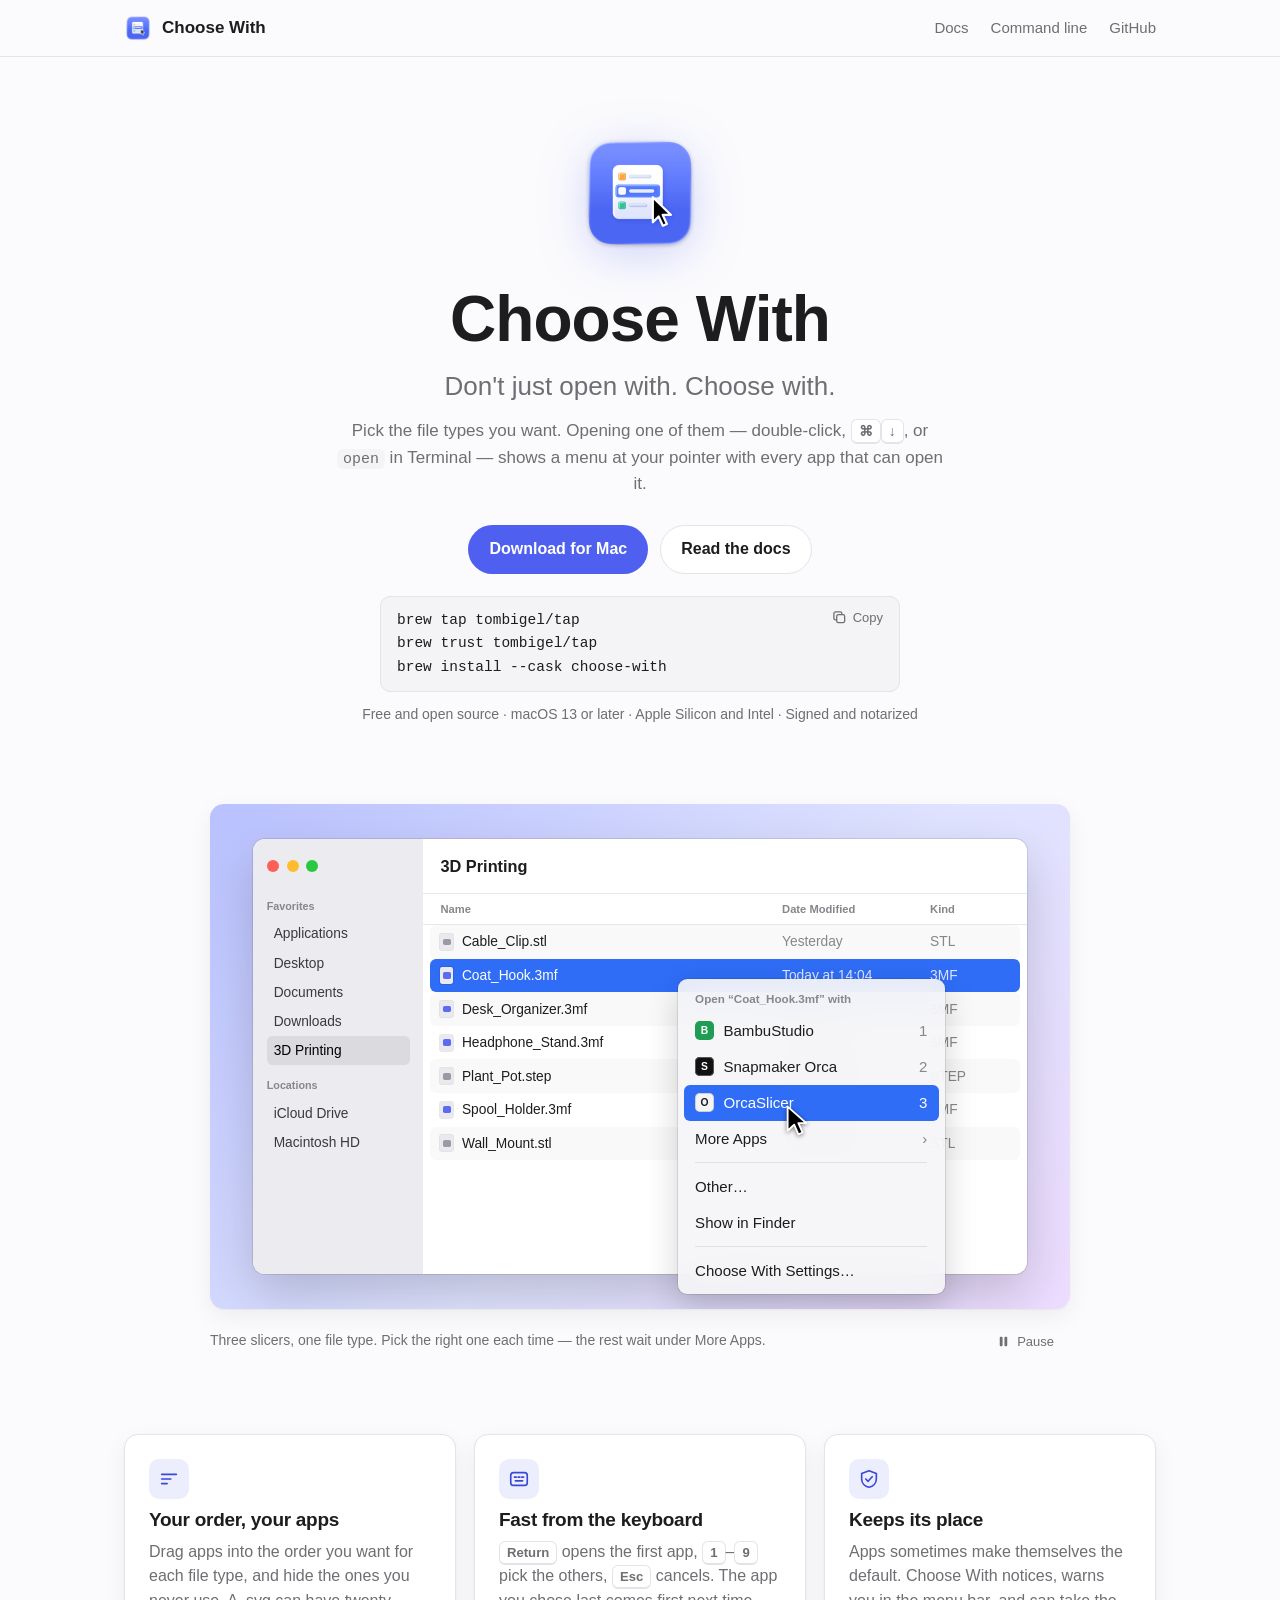
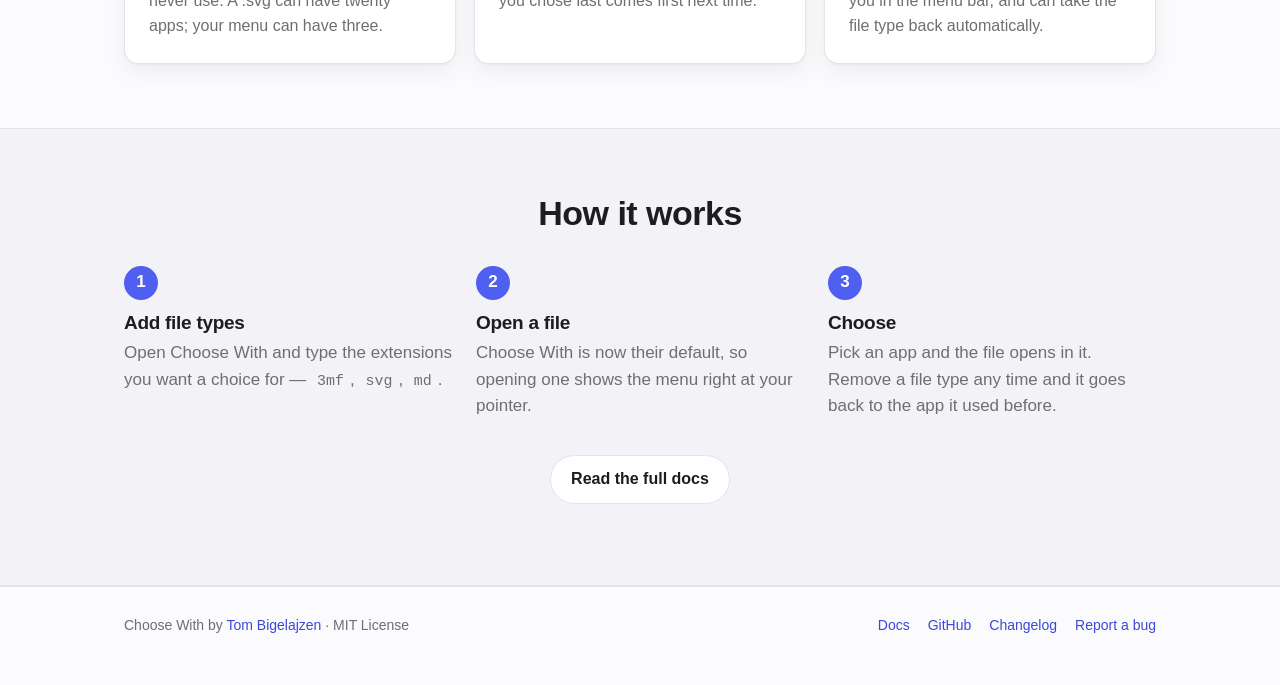
<file: docs/index.html>
<!DOCTYPE html>
<html lang="en">
<head>
<meta charset="utf-8">
<meta name="viewport" content="width=device-width, initial-scale=1">
<title>Choose With — choose which app opens a file, every time</title>
<meta name="description" content="A small macOS app: open a file and pick the app from a menu at your pointer. Don't just open with. Choose with.">
<meta property="og:title" content="Choose With">
<meta property="og:description" content="Don't just open with. Choose with. Pick the app every time you open a file on your Mac.">
<meta property="og:image" content="https://tombigel.github.io/ChooseWith/assets/social-preview.png">
<meta property="og:image:width" content="1280">
<meta property="og:image:height" content="640">
<meta property="og:url" content="https://tombigel.github.io/ChooseWith/">
<meta name="twitter:card" content="summary_large_image">
<link rel="icon" href="assets/favicon.png">
<link rel="stylesheet" href="assets/site.css">
</head>
<body>
<a class="skip" href="#main">Skip to content</a>
<header class="top">
  <div class="top-inner">
    <a class="brand" href="./"><img src="assets/icon.png" alt="">Choose With</a>
    <nav aria-label="Site">
      <a href="docs.html">Docs</a>
      <a href="docs.html#command-line" aria-label="Command line"><span class="long">Command line</span><span class="short">CLI</span></a>
      <a href="https://github.com/tombigel/ChooseWith">GitHub</a>
    </nav>
  </div>
</header>

<main id="main">
  <section class="hero wrap">
    <img class="icon" src="assets/icon.png" alt="Choose With app icon">
    <h1>Choose With</h1>
    <p class="tagline">Don't just open with. Choose with.</p>
    <p class="lede">Pick the file types you want. Opening one of them — double-click, <kbd>⌘</kbd><kbd>↓</kbd>, or <code>open</code> in Terminal — shows a menu at your pointer with every app that can open it.</p>
    <div class="actions">
      <a class="btn btn-primary" href="https://github.com/tombigel/ChooseWith/releases/latest">Download for Mac</a>
      <a class="btn btn-ghost" href="docs.html">Read the docs</a>
    </div>
    <div class="cmd"><pre>brew tap tombigel/tap
brew trust tombigel/tap
brew install --cask choose-with</pre></div>
    <p class="req">Free and open source · macOS 13 or later · Apple Silicon and Intel · Signed and notarized</p>
  </section>

  <section class="demo-section wrap" aria-labelledby="demo-title">
    <h2 id="demo-title" class="skip">Demo</h2>
    <div class="demo-frame">
      <div class="stage" role="img" aria-label="Animation: double-clicking Coat_Hook.3mf in Finder shows a menu with BambuStudio, Snapmaker Orca and OrcaSlicer, and OrcaSlicer is chosen.">
        <div class="cam">
        <div class="finder" aria-hidden="true">
          <div class="f-side">
            <div class="f-lights"><i></i><i></i><i></i></div>
            <b>Favorites</b>
            <span>Applications</span>
            <span>Desktop</span>
            <span>Documents</span>
            <span>Downloads</span>
            <span class="on">3D Printing</span>
            <b>Locations</b>
            <span>iCloud Drive</span>
            <span>Macintosh HD</span>
          </div>
          <div class="f-main">
            <div class="f-bar">3D Printing</div>
            <div class="f-head"><span>Name</span><span>Date Modified</span><span>Kind</span></div>
            <div>
              <div class="f-row"><span class="n"><i class="doc gray"></i>Cable_Clip.stl</span><span class="m">Yesterday</span><span class="m">STL</span></div>
              <div class="f-row" data-file><span class="n"><i class="doc"></i>Coat_Hook.3mf</span><span class="m">Today at 14:04</span><span class="m">3MF</span></div>
              <div class="f-row"><span class="n"><i class="doc"></i>Desk_Organizer.3mf</span><span class="m">Monday</span><span class="m">3MF</span></div>
              <div class="f-row"><span class="n"><i class="doc"></i>Headphone_Stand.3mf</span><span class="m">12 Nov 2026</span><span class="m">3MF</span></div>
              <div class="f-row"><span class="n"><i class="doc gray"></i>Plant_Pot.step</span><span class="m">9 Nov 2026</span><span class="m">STEP</span></div>
              <div class="f-row"><span class="n"><i class="doc"></i>Spool_Holder.3mf</span><span class="m">2 Nov 2026</span><span class="m">3MF</span></div>
              <div class="f-row"><span class="n"><i class="doc gray"></i>Wall_Mount.stl</span><span class="m">28 Oct 2026</span><span class="m">STL</span></div>
            </div>
          </div>
        </div>
        <div class="menu" aria-hidden="true">
          <div class="h">Open “Coat_Hook.3mf” with</div>
          <div class="it hl" data-app="BambuStudio"><span class="ic" style="background:#1f9d55">B</span>BambuStudio<span class="k">1</span></div>
          <div class="it" data-app="Snapmaker Orca"><span class="ic" style="background:#111;box-shadow:inset 0 0 0 1px #555">S</span>Snapmaker Orca<span class="k">2</span></div>
          <div class="it" data-app="OrcaSlicer"><span class="ic" style="background:#f4f4f6;color:#1b1b1d;box-shadow:inset 0 0 0 1px rgb(0 0 0 / 0.15)">O</span>OrcaSlicer<span class="k">3</span></div>
          <div class="plain">More Apps<span class="k">›</span></div>
          <div class="sep"></div>
          <div class="plain">Other…</div>
          <div class="plain">Show in Finder</div>
          <div class="sep"></div>
          <div class="plain">Choose With Settings…</div>
        </div>
        <svg class="cursor" viewBox="0 0 24 34" aria-hidden="true"><path d="M2 2v26l7-6.5 4.6 10.3 4.4-2-4.5-10H22z" fill="#000" stroke="#fff" stroke-width="2" stroke-linejoin="round"/></svg>
        </div>
        <div class="toast" aria-hidden="true"></div>
      </div>
      <div class="demo-caption">
        <span>Three slicers, one file type. Pick the right one each time — the rest wait under More Apps.</span>
        <button type="button" class="copy demo-toggle"><svg viewBox="0 0 16 16" fill="currentColor" aria-hidden="true"><rect x="4" y="3" width="3" height="10" rx="1"/><rect x="9" y="3" width="3" height="10" rx="1"/></svg><span>Pause</span></button>
      </div>
    </div>
  </section>

  <section class="wrap" aria-label="Features">
    <div class="features">
      <div class="card">
        <div class="glyph"><svg viewBox="0 0 24 24" fill="none" stroke="currentColor" stroke-width="1.8" stroke-linecap="round"><path d="M4 7h16M4 12h10M4 17h6"/></svg></div>
        <h3>Your order, your apps</h3>
        <p>Drag apps into the order you want for each file type, and hide the ones you never use. A .svg can have twenty apps; your menu can have three.</p>
      </div>
      <div class="card">
        <div class="glyph"><svg viewBox="0 0 24 24" fill="none" stroke="currentColor" stroke-width="1.8" stroke-linecap="round" stroke-linejoin="round"><rect x="3" y="5" width="18" height="14" rx="3"/><path d="M7 10h2M11 10h2M15 10h2M8 14h8"/></svg></div>
        <h3>Fast from the keyboard</h3>
        <p><kbd>Return</kbd> opens the first app, <kbd>1</kbd>–<kbd>9</kbd> pick the others, <kbd>Esc</kbd> cancels. The app you chose last comes first next time.</p>
      </div>
      <div class="card">
        <div class="glyph"><svg viewBox="0 0 24 24" fill="none" stroke="currentColor" stroke-width="1.8" stroke-linecap="round" stroke-linejoin="round"><path d="M12 3l8 3v6c0 4.5-3.4 8-8 9-4.6-1-8-4.5-8-9V6z"/><path d="M8.5 12l2.5 2.5 4.5-5"/></svg></div>
        <h3>Keeps its place</h3>
        <p>Apps sometimes make themselves the default. Choose With notices, warns you in the menu bar, and can take the file type back automatically.</p>
      </div>
    </div>
  </section>

  <section class="band" aria-labelledby="how">
    <div class="wrap">
      <h2 id="how">How it works</h2>
      <ol class="steps">
        <li><h3>Add file types</h3><p>Open Choose With and type the extensions you want a choice for — <code>3mf</code>, <code>svg</code>, <code>md</code>.</p></li>
        <li><h3>Open a file</h3><p>Choose With is now their default, so opening one shows the menu right at your pointer.</p></li>
        <li><h3>Choose</h3><p>Pick an app and the file opens in it. Remove a file type any time and it goes back to the app it used before.</p></li>
      </ol>
      <p class="center"><a class="btn btn-ghost" href="docs.html">Read the full docs</a></p>
    </div>
  </section>
</main>

<footer>
  <div class="wrap">
    <span>Choose With by <a href="https://tombigel.com">Tom Bigelajzen</a> · MIT License</span>
    <nav aria-label="Footer">
      <a href="docs.html">Docs</a>
      <a href="https://github.com/tombigel/ChooseWith">GitHub</a>
      <a href="https://github.com/tombigel/ChooseWith/blob/main/CHANGELOG.md">Changelog</a>
      <a href="https://github.com/tombigel/ChooseWith/issues/new?template=bug_report.yml">Report a bug</a>
    </nav>
  </div>
</footer>
<script src="assets/site.js"></script>
</body>
</html>
</file>
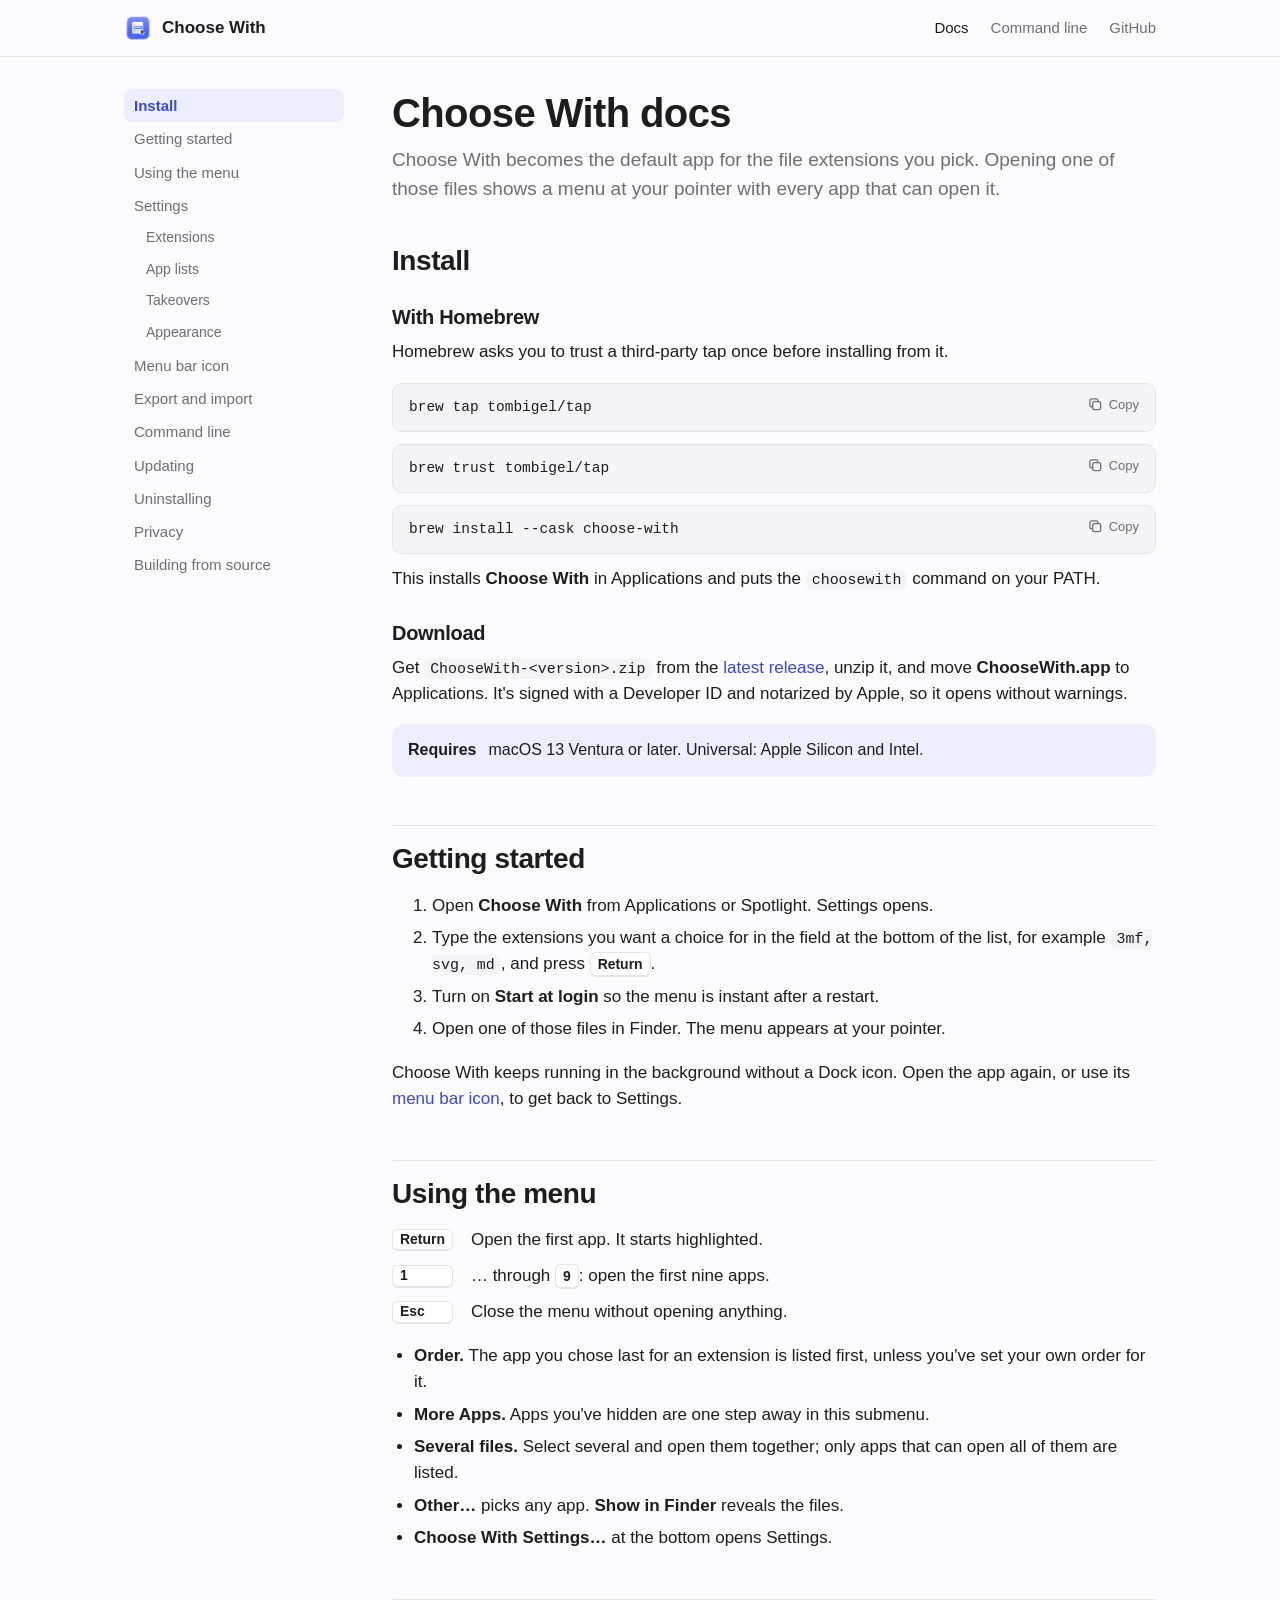
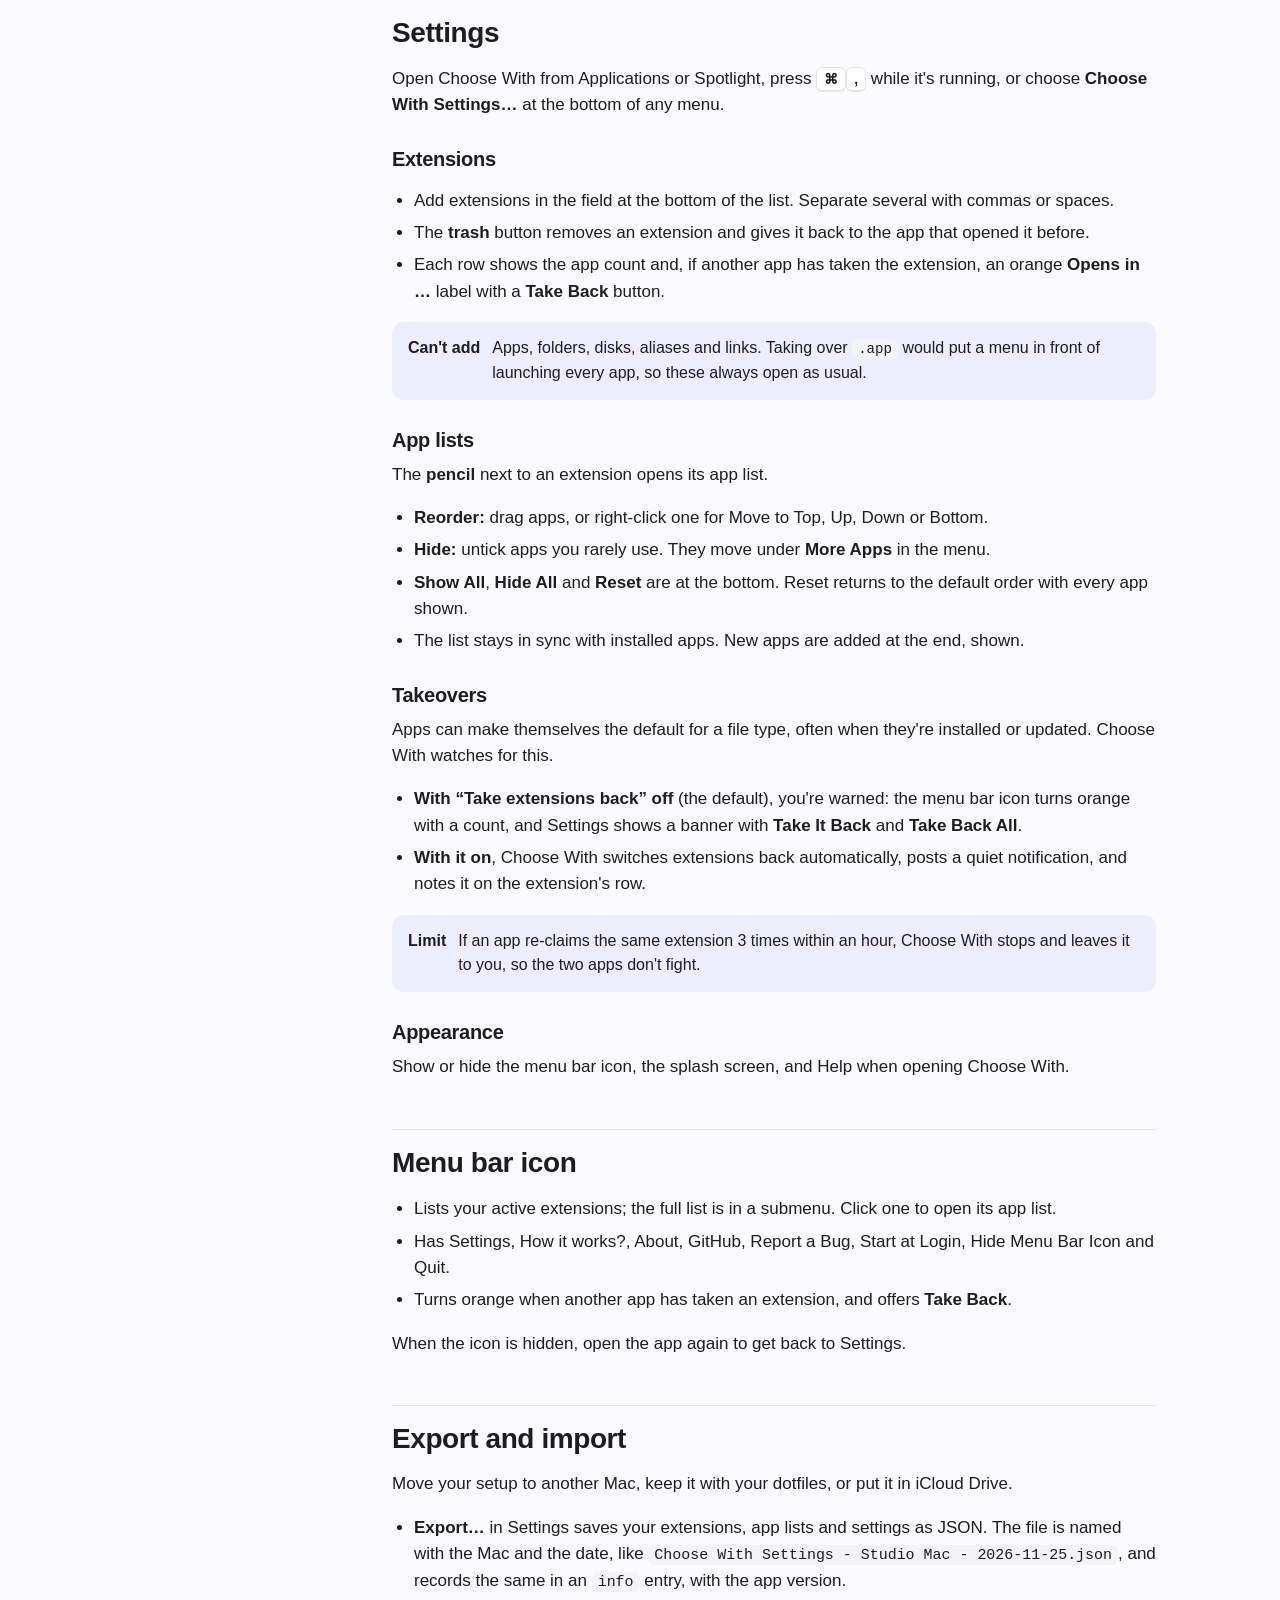
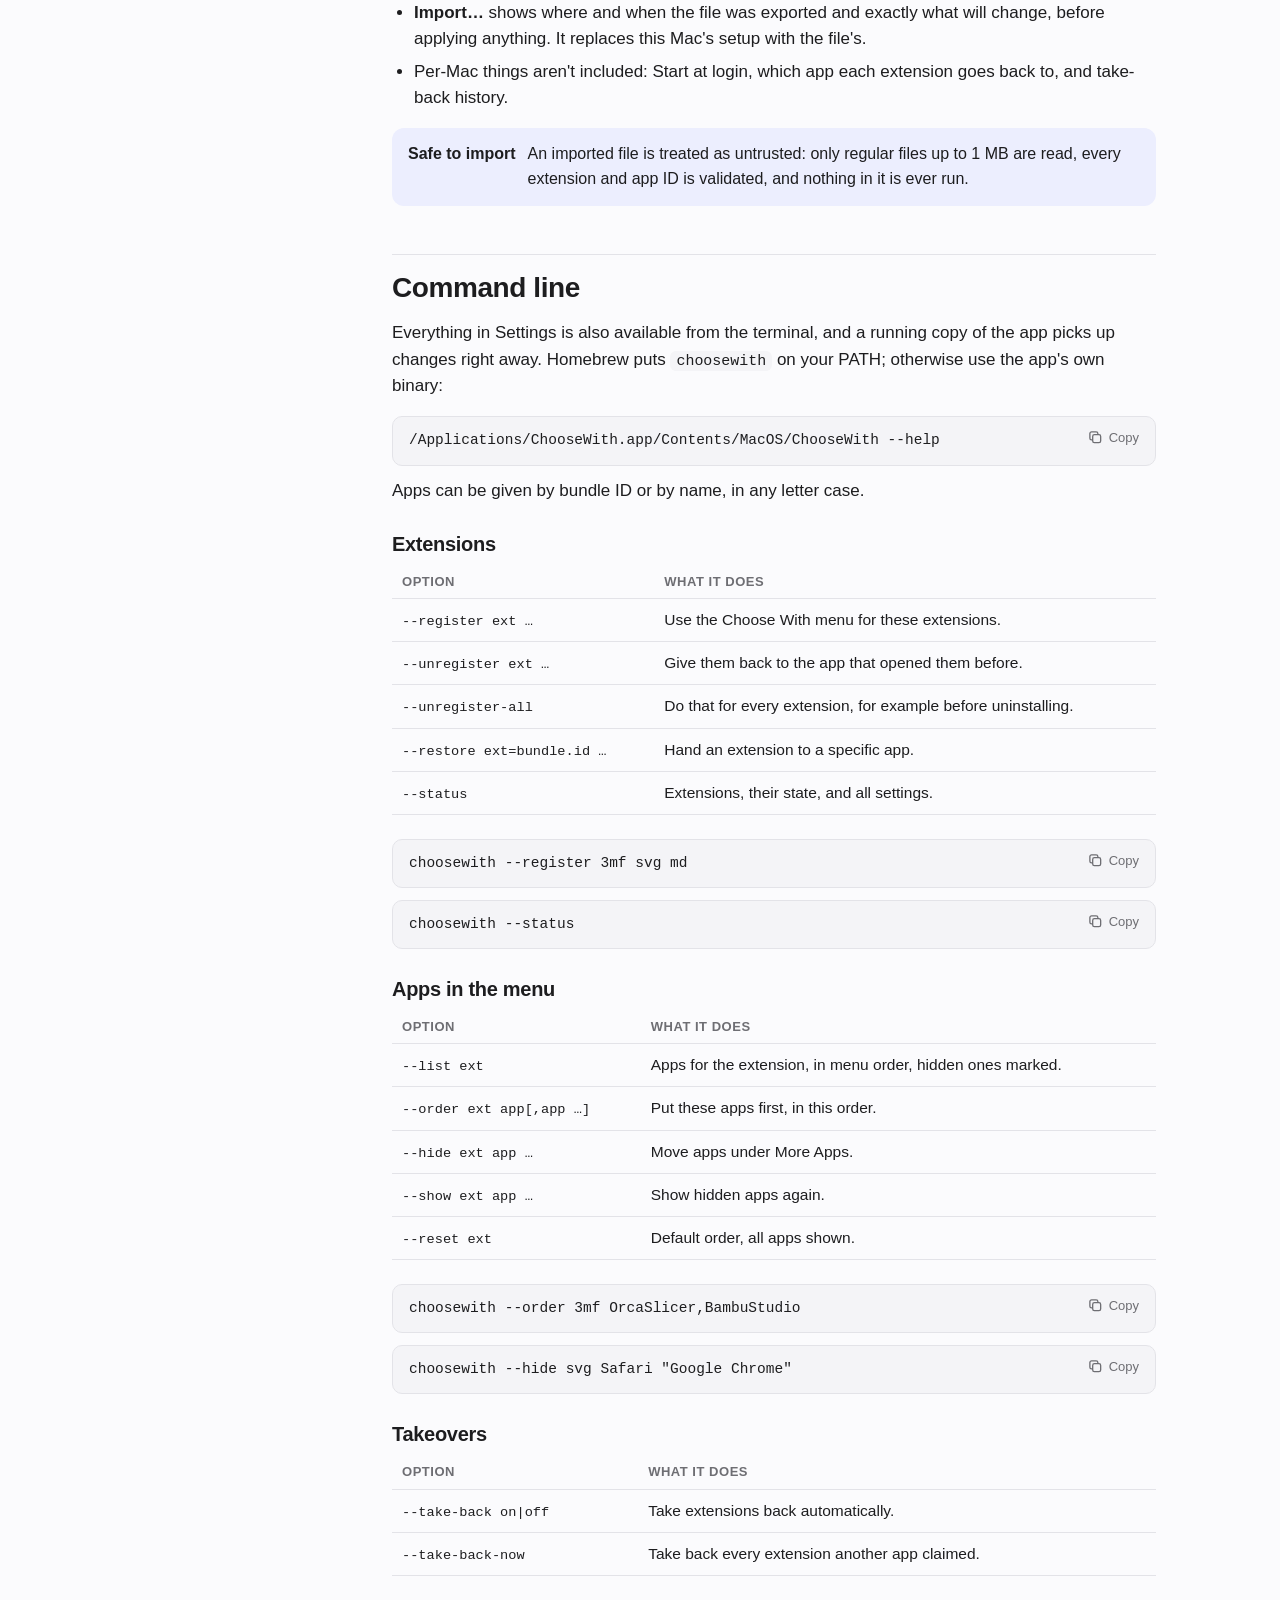
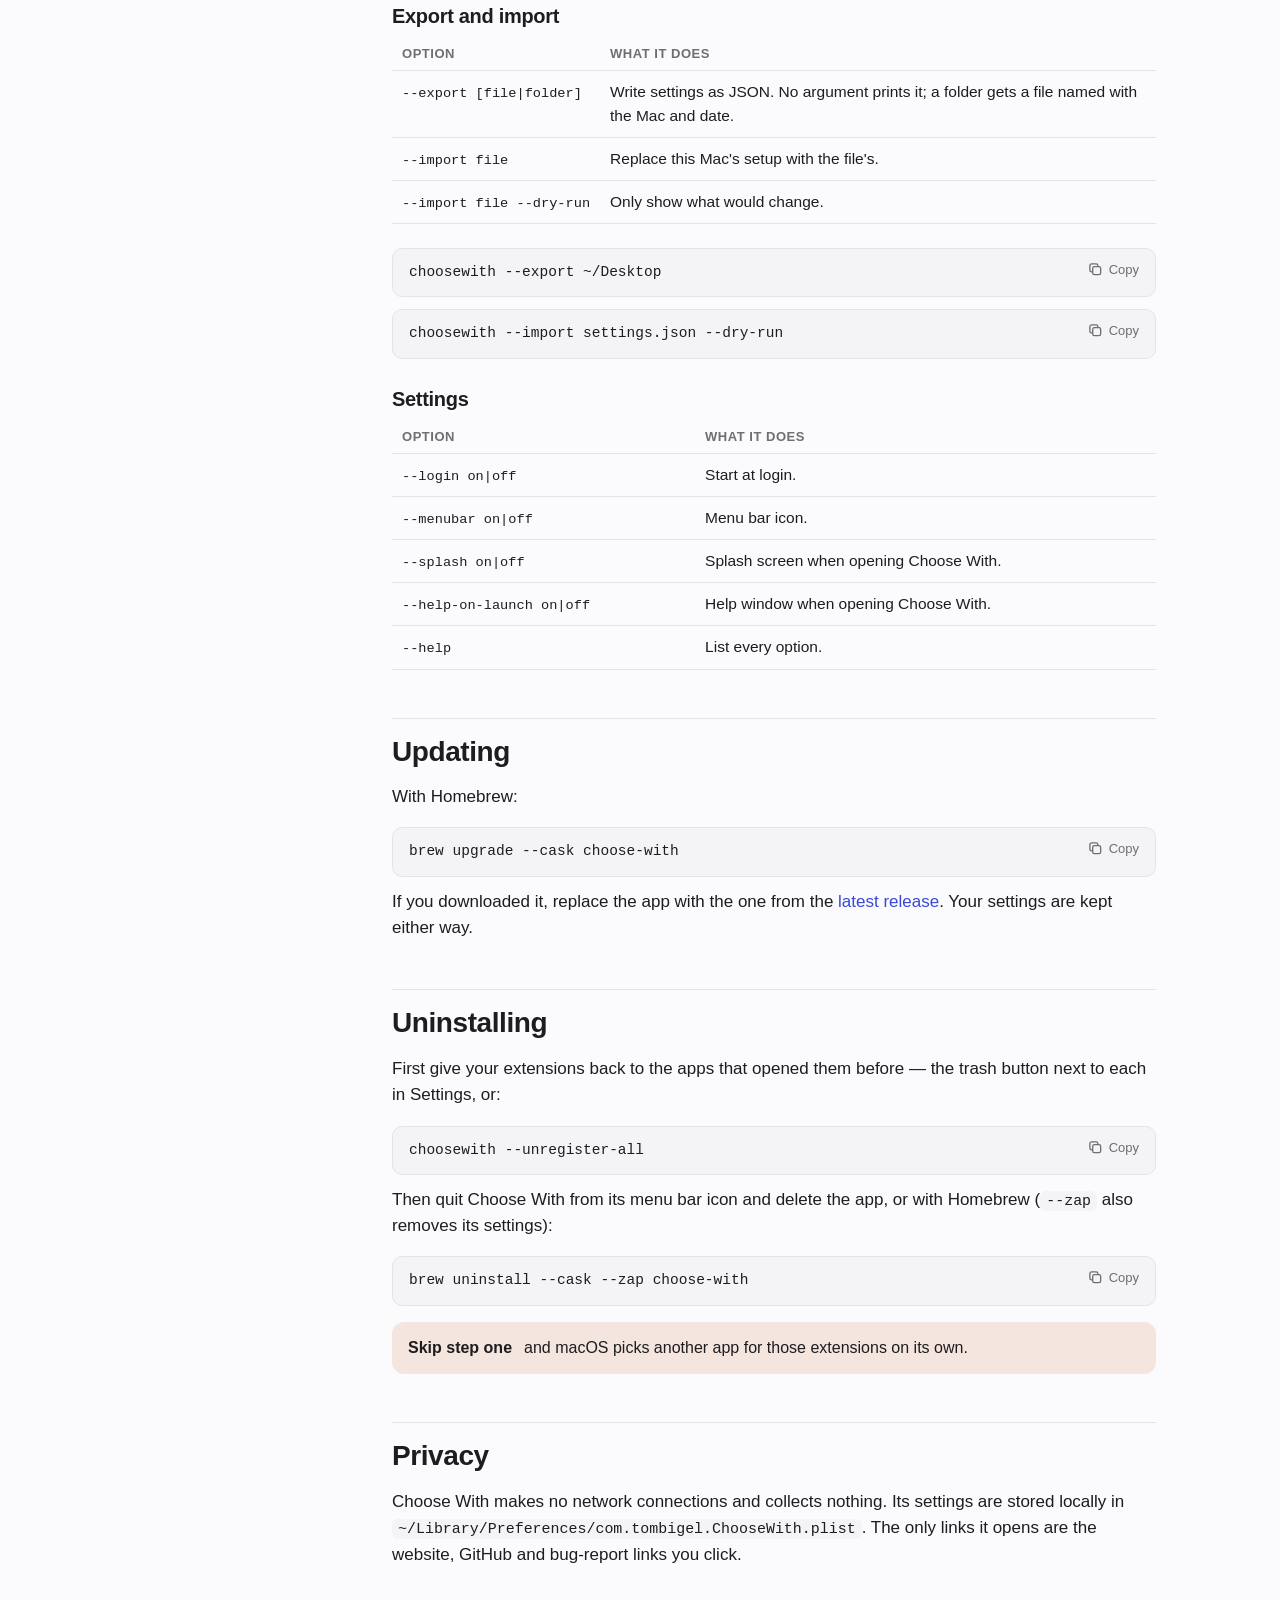
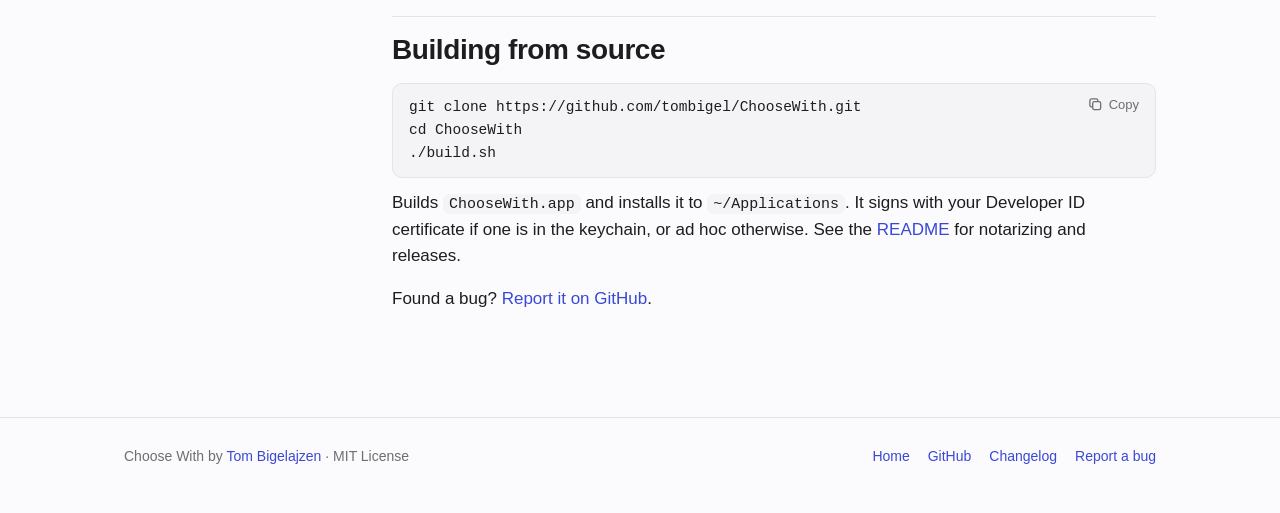
<file: docs/docs.html>
<!DOCTYPE html>
<html lang="en">
<head>
<meta charset="utf-8">
<meta name="viewport" content="width=device-width, initial-scale=1">
<title>Docs — Choose With</title>
<meta name="description" content="Install, set up and use Choose With: the menu, settings, takeovers, export and import, and the command line.">
<link rel="icon" href="assets/favicon.png">
<link rel="stylesheet" href="assets/site.css">
</head>
<body>
<a class="skip" href="#main">Skip to content</a>
<header class="top">
  <div class="top-inner">
    <a class="brand" href="./"><img src="assets/icon.png" alt="">Choose With</a>
    <nav aria-label="Site">
      <a href="docs.html" aria-current="page">Docs</a>
      <a href="#command-line" aria-label="Command line"><span class="long">Command line</span><span class="short">CLI</span></a>
      <a href="https://github.com/tombigel/ChooseWith">GitHub</a>
    </nav>
  </div>
</header>

<div class="docs">
  <nav class="toc" aria-label="On this page">
    <ol>
      <li><a href="#install">Install</a></li>
      <li><a href="#getting-started">Getting started</a></li>
      <li><a href="#the-menu">Using the menu</a></li>
      <li><a href="#settings">Settings</a>
        <ol>
          <li><a href="#extensions">Extensions</a></li>
          <li><a href="#app-lists">App lists</a></li>
          <li><a href="#takeovers">Takeovers</a></li>
          <li><a href="#appearance">Appearance</a></li>
        </ol>
      </li>
      <li><a href="#menu-bar">Menu bar icon</a></li>
      <li><a href="#export-import">Export and import</a></li>
      <li><a href="#command-line">Command line</a></li>
      <li><a href="#updating">Updating</a></li>
      <li><a href="#uninstalling">Uninstalling</a></li>
      <li><a href="#privacy">Privacy</a></li>
      <li><a href="#build">Building from source</a></li>
    </ol>
  </nav>

  <main id="main" class="doc">
    <h1>Choose With docs</h1>
    <p class="intro">Choose With becomes the default app for the file extensions you pick. Opening one of those files shows a menu at your pointer with every app that can open it.</p>

    <section id="install">
      <h2>Install</h2>
      <h3>With Homebrew</h3>
      <p>Homebrew asks you to trust a third-party tap once before installing from it.</p>
      <div class="cmd"><pre>brew tap tombigel/tap</pre></div>
      <div class="cmd"><pre>brew trust tombigel/tap</pre></div>
      <div class="cmd"><pre>brew install --cask choose-with</pre></div>
      <p>This installs <strong>Choose With</strong> in Applications and puts the <code>choosewith</code> command on your PATH.</p>
      <h3>Download</h3>
      <p>Get <code>ChooseWith-&lt;version&gt;.zip</code> from the <a href="https://github.com/tombigel/ChooseWith/releases/latest">latest release</a>, unzip it, and move <strong>ChooseWith.app</strong> to Applications. It's signed with a Developer ID and notarized by Apple, so it opens without warnings.</p>
      <div class="note"><strong>Requires</strong><span>macOS 13 Ventura or later. Universal: Apple Silicon and Intel.</span></div>
    </section>

    <section id="getting-started">
      <h2>Getting started</h2>
      <ol>
        <li>Open <strong>Choose With</strong> from Applications or Spotlight. Settings opens.</li>
        <li>Type the extensions you want a choice for in the field at the bottom of the list, for example <code>3mf, svg, md</code>, and press <kbd>Return</kbd>.</li>
        <li>Turn on <strong>Start at login</strong> so the menu is instant after a restart.</li>
        <li>Open one of those files in Finder. The menu appears at your pointer.</li>
      </ol>
      <p>Choose With keeps running in the background without a Dock icon. Open the app again, or use its <a href="#menu-bar">menu bar icon</a>, to get back to Settings.</p>
    </section>

    <section id="the-menu">
      <h2>Using the menu</h2>
      <div class="keys">
        <kbd>Return</kbd><span>Open the first app. It starts highlighted.</span>
        <kbd>1</kbd><span>… through <kbd>9</kbd>: open the first nine apps.</span>
        <kbd>Esc</kbd><span>Close the menu without opening anything.</span>
      </div>
      <ul>
        <li><strong>Order.</strong> The app you chose last for an extension is listed first, unless you've set your own order for it.</li>
        <li><strong>More Apps.</strong> Apps you've hidden are one step away in this submenu.</li>
        <li><strong>Several files.</strong> Select several and open them together; only apps that can open all of them are listed.</li>
        <li><strong>Other…</strong> picks any app. <strong>Show in Finder</strong> reveals the files.</li>
        <li><strong>Choose With Settings…</strong> at the bottom opens Settings.</li>
      </ul>
    </section>

    <section id="settings">
      <h2>Settings</h2>
      <p>Open Choose With from Applications or Spotlight, press <kbd>⌘</kbd><kbd>,</kbd> while it's running, or choose <strong>Choose With Settings…</strong> at the bottom of any menu.</p>

      <h3 id="extensions">Extensions</h3>
      <ul>
        <li>Add extensions in the field at the bottom of the list. Separate several with commas or spaces.</li>
        <li>The <strong>trash</strong> button removes an extension and gives it back to the app that opened it before.</li>
        <li>Each row shows the app count and, if another app has taken the extension, an orange <strong>Opens in …</strong> label with a <strong>Take Back</strong> button.</li>
      </ul>
      <div class="note"><strong>Can't add</strong><span>Apps, folders, disks, aliases and links. Taking over <code>.app</code> would put a menu in front of launching every app, so these always open as usual.</span></div>

      <h3 id="app-lists">App lists</h3>
      <p>The <strong>pencil</strong> next to an extension opens its app list.</p>
      <ul>
        <li><strong>Reorder:</strong> drag apps, or right-click one for Move to Top, Up, Down or Bottom.</li>
        <li><strong>Hide:</strong> untick apps you rarely use. They move under <strong>More Apps</strong> in the menu.</li>
        <li><strong>Show All</strong>, <strong>Hide All</strong> and <strong>Reset</strong> are at the bottom. Reset returns to the default order with every app shown.</li>
        <li>The list stays in sync with installed apps. New apps are added at the end, shown.</li>
      </ul>

      <h3 id="takeovers">Takeovers</h3>
      <p>Apps can make themselves the default for a file type, often when they're installed or updated. Choose With watches for this.</p>
      <ul>
        <li><strong>With “Take extensions back” off</strong> (the default), you're warned: the menu bar icon turns orange with a count, and Settings shows a banner with <strong>Take It Back</strong> and <strong>Take Back All</strong>.</li>
        <li><strong>With it on</strong>, Choose With switches extensions back automatically, posts a quiet notification, and notes it on the extension's row.</li>
      </ul>
      <div class="note"><strong>Limit</strong><span>If an app re-claims the same extension 3 times within an hour, Choose With stops and leaves it to you, so the two apps don't fight.</span></div>

      <h3 id="appearance">Appearance</h3>
      <p>Show or hide the menu bar icon, the splash screen, and Help when opening Choose With.</p>
    </section>

    <section id="menu-bar">
      <h2>Menu bar icon</h2>
      <ul>
        <li>Lists your active extensions; the full list is in a submenu. Click one to open its app list.</li>
        <li>Has Settings, How it works?, About, GitHub, Report a Bug, Start at Login, Hide Menu Bar Icon and Quit.</li>
        <li>Turns orange when another app has taken an extension, and offers <strong>Take Back</strong>.</li>
      </ul>
      <p>When the icon is hidden, open the app again to get back to Settings.</p>
    </section>

    <section id="export-import">
      <h2>Export and import</h2>
      <p>Move your setup to another Mac, keep it with your dotfiles, or put it in iCloud Drive.</p>
      <ul>
        <li><strong>Export…</strong> in Settings saves your extensions, app lists and settings as JSON. The file is named with the Mac and the date, like <code>Choose With Settings - Studio Mac - 2026-11-25.json</code>, and records the same in an <code>info</code> entry, with the app version.</li>
        <li><strong>Import…</strong> shows where and when the file was exported and exactly what will change, before applying anything. It replaces this Mac's setup with the file's.</li>
        <li>Per-Mac things aren't included: Start at login, which app each extension goes back to, and take-back history.</li>
      </ul>
      <div class="note"><strong>Safe to import</strong><span>An imported file is treated as untrusted: only regular files up to 1&nbsp;MB are read, every extension and app ID is validated, and nothing in it is ever run.</span></div>
    </section>

    <section id="command-line">
      <h2>Command line</h2>
      <p>Everything in Settings is also available from the terminal, and a running copy of the app picks up changes right away. Homebrew puts <code>choosewith</code> on your PATH; otherwise use the app's own binary:</p>
      <div class="cmd"><pre>/Applications/ChooseWith.app/Contents/MacOS/ChooseWith --help</pre></div>
      <p>Apps can be given by bundle ID or by name, in any letter case.</p>

      <h3>Extensions</h3>
      <table class="opts">
        <thead><tr><th scope="col">Option</th><th scope="col">What it does</th></tr></thead>
        <tbody>
          <tr><td><code>--register ext …</code></td><td>Use the Choose With menu for these extensions.</td></tr>
          <tr><td><code>--unregister ext …</code></td><td>Give them back to the app that opened them before.</td></tr>
          <tr><td><code>--unregister-all</code></td><td>Do that for every extension, for example before uninstalling.</td></tr>
          <tr><td><code>--restore ext=bundle.id …</code></td><td>Hand an extension to a specific app.</td></tr>
          <tr><td><code>--status</code></td><td>Extensions, their state, and all settings.</td></tr>
        </tbody>
      </table>
      <div class="cmd"><pre>choosewith --register 3mf svg md</pre></div>
      <div class="cmd"><pre>choosewith --status</pre></div>

      <h3>Apps in the menu</h3>
      <table class="opts">
        <thead><tr><th scope="col">Option</th><th scope="col">What it does</th></tr></thead>
        <tbody>
          <tr><td><code>--list ext</code></td><td>Apps for the extension, in menu order, hidden ones marked.</td></tr>
          <tr><td><code>--order ext app[,app …]</code></td><td>Put these apps first, in this order.</td></tr>
          <tr><td><code>--hide ext app …</code></td><td>Move apps under More Apps.</td></tr>
          <tr><td><code>--show ext app …</code></td><td>Show hidden apps again.</td></tr>
          <tr><td><code>--reset ext</code></td><td>Default order, all apps shown.</td></tr>
        </tbody>
      </table>
      <div class="cmd"><pre>choosewith --order 3mf OrcaSlicer,BambuStudio</pre></div>
      <div class="cmd"><pre>choosewith --hide svg Safari "Google Chrome"</pre></div>

      <h3>Takeovers</h3>
      <table class="opts">
        <thead><tr><th scope="col">Option</th><th scope="col">What it does</th></tr></thead>
        <tbody>
          <tr><td><code>--take-back on|off</code></td><td>Take extensions back automatically.</td></tr>
          <tr><td><code>--take-back-now</code></td><td>Take back every extension another app claimed.</td></tr>
        </tbody>
      </table>

      <h3>Export and import</h3>
      <table class="opts">
        <thead><tr><th scope="col">Option</th><th scope="col">What it does</th></tr></thead>
        <tbody>
          <tr><td><code>--export [file|folder]</code></td><td>Write settings as JSON. No argument prints it; a folder gets a file named with the Mac and date.</td></tr>
          <tr><td><code>--import file</code></td><td>Replace this Mac's setup with the file's.</td></tr>
          <tr><td><code>--import file --dry-run</code></td><td>Only show what would change.</td></tr>
        </tbody>
      </table>
      <div class="cmd"><pre>choosewith --export ~/Desktop</pre></div>
      <div class="cmd"><pre>choosewith --import settings.json --dry-run</pre></div>

      <h3>Settings</h3>
      <table class="opts">
        <thead><tr><th scope="col">Option</th><th scope="col">What it does</th></tr></thead>
        <tbody>
          <tr><td><code>--login on|off</code></td><td>Start at login.</td></tr>
          <tr><td><code>--menubar on|off</code></td><td>Menu bar icon.</td></tr>
          <tr><td><code>--splash on|off</code></td><td>Splash screen when opening Choose With.</td></tr>
          <tr><td><code>--help-on-launch on|off</code></td><td>Help window when opening Choose With.</td></tr>
          <tr><td><code>--help</code></td><td>List every option.</td></tr>
        </tbody>
      </table>
    </section>

    <section id="updating">
      <h2>Updating</h2>
      <p>With Homebrew:</p>
      <div class="cmd"><pre>brew upgrade --cask choose-with</pre></div>
      <p>If you downloaded it, replace the app with the one from the <a href="https://github.com/tombigel/ChooseWith/releases/latest">latest release</a>. Your settings are kept either way.</p>
    </section>

    <section id="uninstalling">
      <h2>Uninstalling</h2>
      <p>First give your extensions back to the apps that opened them before — the trash button next to each in Settings, or:</p>
      <div class="cmd"><pre>choosewith --unregister-all</pre></div>
      <p>Then quit Choose With from its menu bar icon and delete the app, or with Homebrew (<code>--zap</code> also removes its settings):</p>
      <div class="cmd"><pre>brew uninstall --cask --zap choose-with</pre></div>
      <div class="note warn"><strong>Skip step one</strong><span>and macOS picks another app for those extensions on its own.</span></div>
    </section>

    <section id="privacy">
      <h2>Privacy</h2>
      <p>Choose With makes no network connections and collects nothing. Its settings are stored locally in <code>~/Library/Preferences/com.tombigel.ChooseWith.plist</code>. The only links it opens are the website, GitHub and bug-report links you click.</p>
    </section>

    <section id="build">
      <h2>Building from source</h2>
      <div class="cmd"><pre>git clone https://github.com/tombigel/ChooseWith.git
cd ChooseWith
./build.sh</pre></div>
      <p>Builds <code>ChooseWith.app</code> and installs it to <code>~/Applications</code>. It signs with your Developer ID certificate if one is in the keychain, or ad hoc otherwise. See the <a href="https://github.com/tombigel/ChooseWith#signing-and-releases">README</a> for notarizing and releases.</p>
      <p>Found a bug? <a href="https://github.com/tombigel/ChooseWith/issues/new?template=bug_report.yml">Report it on GitHub</a>.</p>
    </section>
  </main>
</div>

<footer>
  <div class="wrap">
    <span>Choose With by <a href="https://tombigel.com">Tom Bigelajzen</a> · MIT License</span>
    <nav aria-label="Footer">
      <a href="./">Home</a>
      <a href="https://github.com/tombigel/ChooseWith">GitHub</a>
      <a href="https://github.com/tombigel/ChooseWith/blob/main/CHANGELOG.md">Changelog</a>
      <a href="https://github.com/tombigel/ChooseWith/issues/new?template=bug_report.yml">Report a bug</a>
    </nav>
  </div>
</footer>
<script src="assets/site.js"></script>
</body>
</html>
</file>
<file: docs/assets/site.css>
:root {
  --bg: #fbfbfd;
  --bg-alt: #f2f2f7;
  --card: #ffffff;
  --text: #1d1d1f;
  --muted: #6e6e73;
  --line: #e3e3e8;
  --accent: #4f5ff0;
  --accent-text: #3a48d6;
  --accent-soft: #eceefe;
  --code-bg: #f4f4f7;
  --warn: #c2410c;
  --radius: 14px;
  --shadow: 0 1px 2px rgb(0 0 0 / 0.04), 0 8px 24px rgb(0 0 0 / 0.06);
  --mono: ui-monospace, "SF Mono", SFMono-Regular, Menlo, monospace;
  color-scheme: light dark;
}
@media (prefers-color-scheme: dark) {
  :root {
    --bg: #111113;
    --bg-alt: #19191c;
    --card: #1c1c1f;
    --text: #f5f5f7;
    --muted: #a1a1a6;
    --line: #2c2c31;
    --accent: #6b79ff;
    --accent-text: #9aa4ff;
    --accent-soft: #23264a;
    --code-bg: #1f1f23;
    --warn: #fb923c;
    --shadow: 0 1px 2px rgb(0 0 0 / 0.3), 0 8px 24px rgb(0 0 0 / 0.35);
  }
}

* { box-sizing: border-box; }
html { scroll-behavior: smooth; scroll-padding-top: 72px; }
@media (prefers-reduced-motion: reduce) { html { scroll-behavior: auto; } }
body {
  margin: 0;
  font: 17px/1.55 -apple-system, BlinkMacSystemFont, "SF Pro Text", "Helvetica Neue", Arial, sans-serif;
  color: var(--text);
  background: var(--bg);
  -webkit-font-smoothing: antialiased;
}
a { color: var(--accent-text); text-decoration: none; }
a:hover { text-decoration: underline; }
:focus-visible { outline: 3px solid var(--accent); outline-offset: 2px; border-radius: 6px; }
h1, h2, h3 { line-height: 1.2; letter-spacing: -0.015em; }
p { margin: 0 0 1em; }
kbd {
  font: 600 0.82em/1 -apple-system, BlinkMacSystemFont, sans-serif;
  padding: 3px 7px; border: 1px solid var(--line); border-bottom-width: 2px;
  border-radius: 6px; background: var(--card); white-space: nowrap;
}
code { font-family: var(--mono); font-size: 0.88em; background: var(--code-bg); padding: 2px 6px; border-radius: 6px; }
.skip { position: absolute; left: -999px; top: 8px; }
.skip:focus { left: 8px; z-index: 100; background: var(--card); padding: 8px 12px; }

/* Header */
.top {
  position: sticky; top: 0; z-index: 10;
  background: color-mix(in srgb, var(--bg) 82%, transparent);
  backdrop-filter: saturate(180%) blur(16px);
  -webkit-backdrop-filter: saturate(180%) blur(16px);
  border-bottom: 1px solid var(--line);
}
.top-inner { max-width: 1080px; margin: 0 auto; padding: 0 24px; height: 56px; display: flex; align-items: center; gap: 24px; }
.brand { display: flex; white-space: nowrap; align-items: center; gap: 10px; color: var(--text); font-weight: 600; }
.brand:hover { text-decoration: none; }
.brand img { width: 28px; height: 28px; }
.top nav { margin-left: auto; display: flex; gap: 22px; font-size: 15px; }
.top nav a { color: var(--muted); white-space: nowrap; }
.top nav .short { display: none; }
.top nav a:hover, .top nav a[aria-current] { color: var(--text); text-decoration: none; }

.wrap { max-width: 1080px; margin: 0 auto; padding: 0 24px; }

/* Buttons */
.btn {
  display: inline-flex; align-items: center; gap: 8px;
  padding: 11px 20px; border-radius: 980px; font-weight: 600; font-size: 16px;
  border: 1px solid transparent; cursor: pointer;
}
.btn:hover { text-decoration: none; }
.btn-primary { background: var(--accent); color: #fff; }
.btn-primary:hover { filter: brightness(1.08); }
.btn-ghost { border-color: var(--line); color: var(--text); background: var(--card); }
.btn-ghost:hover { border-color: var(--muted); }

/* Code blocks with copy */
.cmd {
  position: relative; display: flex; align-items: center;
  background: var(--code-bg); border: 1px solid var(--line); border-radius: 10px;
  margin: 0 0 12px;
}
.cmd pre {
  margin: 0; padding: 12px 16px; overflow-x: auto; flex: 1;
  font: 14.5px/1.6 var(--mono); white-space: pre;
}
.cmd pre .c { color: var(--muted); }
.cmd pre .p { color: var(--muted); user-select: none; }
.copy {
  flex: none; align-self: flex-start; margin: 6px 6px 6px 0;
  display: inline-flex; align-items: center; gap: 6px;
  font: 500 13px -apple-system, BlinkMacSystemFont, sans-serif; color: var(--muted);
  background: transparent; border: 1px solid transparent; border-radius: 7px;
  padding: 6px 9px; cursor: pointer;
}
.copy:hover { background: var(--card); border-color: var(--line); color: var(--text); }
.copy svg { width: 15px; height: 15px; }
.copy.done { color: #16a34a; }

/* Home: hero */
.hero { text-align: center; padding-block: 72px 40px; }
.hero .icon { width: 128px; height: 128px; filter: drop-shadow(0 10px 24px rgb(79 95 240 / 0.25)); }
.hero h1 { font-size: clamp(40px, 7vw, 64px); margin: 16px 0 8px; font-weight: 700; }
.hero .tagline { font-size: clamp(20px, 3vw, 26px); color: var(--muted); margin: 0 0 12px; font-weight: 500; }
.hero .lede { max-width: 620px; margin: 0 auto 28px; color: var(--muted); }
.hero .actions { display: flex; gap: 12px; justify-content: center; flex-wrap: wrap; margin-bottom: 22px; }
.hero .cmd { max-width: 520px; margin: 0 auto; text-align: left; }
.hero .req { font-size: 14px; color: var(--muted); margin-top: 12px; }

/* Home: demo */
.demo-section { padding-block: 24px 64px; }
.demo-frame { max-width: 860px; margin: 0 auto; }
.demo-caption { display: flex; justify-content: space-between; align-items: center; gap: 12px; margin-top: 12px; color: var(--muted); font-size: 14px; }

/* Demo colors: a dark Mac by default, a light one in light mode. */
.stage {
  --d-desk: linear-gradient(135deg, #3b3f7a, #1e2140 55%, #2a1f3d);
  --d-win: #1e1e20; --d-side: #262628; --d-text: #e8e8ea; --d-side-text: #c9c9cd;
  --d-strong: #fff; --d-dim: #8b8b90; --d-line: rgb(255 255 255 / 0.1);
  --d-hover: rgb(255 255 255 / 0.1); --d-stripe: rgb(255 255 255 / 0.025);
  --d-sel: #3a62d6; --d-hl: #3a6ff0; --d-menu: rgb(44 44 48 / 0.92);
  --d-edge: rgb(255 255 255 / 0.12); --d-drop: rgb(0 0 0 / 0.5);
}
@media (prefers-color-scheme: light) {
  .stage {
    --d-desk: linear-gradient(135deg, #b9c1ff, #dfe3ff 55%, #eddcff);
    --d-win: #ffffff; --d-side: #ececf0; --d-text: #1d1d1f; --d-side-text: #3a3a3e;
    --d-strong: #000; --d-dim: #86868b; --d-line: rgb(0 0 0 / 0.09);
    --d-hover: rgb(0 0 0 / 0.07); --d-stripe: rgb(0 0 0 / 0.025);
    --d-sel: #2f6df6; --d-hl: #2f6df6; --d-menu: rgb(246 246 248 / 0.9);
    --d-edge: rgb(0 0 0 / 0.1); --d-drop: rgb(0 0 0 / 0.18);
  }
}
.stage {
  position: relative; aspect-ratio: 16 / 9.4; overflow: hidden;
  border-radius: 14px; background: var(--d-desk);
  box-shadow: var(--shadow); user-select: none;
  font-family: -apple-system, BlinkMacSystemFont, "SF Pro Text", sans-serif;
  container-type: inline-size;
}
.cam {
  position: absolute; inset: 0; transform-origin: 0 0;
  transition: transform 1.1s cubic-bezier(0.45, 0, 0.2, 1);
}
@media (prefers-reduced-motion: reduce) { .cam { transition: none; } }
.finder {
  position: absolute; left: 5%; top: 7%; width: 90%; height: 86%;
  background: var(--d-win); border-radius: 12px; overflow: hidden;
  box-shadow: 0 0 0 1px var(--d-edge), 0 20px 50px var(--d-drop);
  color: var(--d-text); display: grid; grid-template-columns: 22% 1fr; font-size: 1.6cqi;
}
.f-side { background: var(--d-side); padding: 2.4cqi 1.6cqi; color: var(--d-side-text); }
.f-lights { display: flex; gap: 0.9cqi; margin-bottom: 3cqi; }
.f-lights i { width: 1.4cqi; height: 1.4cqi; border-radius: 50%; background: #ff5f57; }
.f-lights i:nth-child(2) { background: #febc2e; }
.f-lights i:nth-child(3) { background: #28c840; }
.f-side b { display: block; font-size: 1.25cqi; color: var(--d-dim); font-weight: 600; margin: 1.4cqi 0 0.6cqi; }
.f-side span { display: block; padding: 0.45cqi 0.8cqi; border-radius: 0.6cqi; }
.f-side span.on { background: var(--d-hover); color: var(--d-strong); }
.f-main { display: flex; flex-direction: column; }
.f-bar { height: 6.4cqi; display: flex; align-items: center; padding: 0 2cqi; font-weight: 600; font-size: 1.9cqi; border-bottom: 1px solid var(--d-line); }
.f-head, .f-row { display: grid; grid-template-columns: 1fr 26% 14%; padding: 0 2cqi; align-items: center; }
.f-head { height: 3.6cqi; color: var(--d-dim); font-size: 1.3cqi; font-weight: 600; border-bottom: 1px solid var(--d-line); }
.f-row { height: 3.9cqi; margin: 0 0.8cqi; padding: 0 1.2cqi; border-radius: 0.7cqi; }
.f-row:nth-child(odd) { background: var(--d-stripe); }
.f-row .n { display: flex; align-items: center; gap: 1cqi; }
.f-row .doc { width: 1.5cqi; height: 1.9cqi; border-radius: 0.25cqi; background: #e9e9ef; box-shadow: 0 0 0 1px var(--d-line); position: relative; }
.f-row .doc::after { content: ""; position: absolute; inset: 30% 22%; border-radius: 0.2cqi; background: #5b6cf0; }
.f-row .doc.gray::after { background: #9a9aa2; }
.f-row .m { color: var(--d-dim); }
.f-row.sel { background: var(--d-sel) !important; color: #fff; }
.f-row.sel .m { color: #dfe6ff; }

.menu {
  position: absolute; z-index: 3; min-width: 31cqi;
  background: var(--d-menu); backdrop-filter: blur(20px); -webkit-backdrop-filter: blur(20px);
  border-radius: 1.1cqi; padding: 0.7cqi;
  box-shadow: 0 0 0 1px var(--d-edge), 0 12px 32px var(--d-drop);
  color: var(--d-text); font-size: 1.75cqi;
  opacity: 0; transform: scale(0.97); transform-origin: top left; pointer-events: none;
  transition: opacity 0.12s ease, transform 0.12s ease;
}
.menu.open { opacity: 1; transform: none; }
.menu .h { color: var(--d-dim); font-size: 1.35cqi; font-weight: 600; padding: 0.6cqi 1.3cqi 0.5cqi; }
.menu .it { display: flex; align-items: center; gap: 1.1cqi; padding: 0.75cqi 1.3cqi; border-radius: 0.7cqi; }
.menu .k { margin-left: auto; color: var(--d-dim); padding-left: 3cqi; }
.menu .it.hl { background: var(--d-hl); color: #fff; }
.menu .it.hl .k { color: #fff; }
.menu .ic { width: 2.2cqi; height: 2.2cqi; border-radius: 0.55cqi; display: grid; place-items: center; font-size: 1.2cqi; font-weight: 800; color: #fff; }
.menu .sep { height: 1px; background: var(--d-line); margin: 0.6cqi 1.3cqi; }
.menu .plain { display: flex; padding: 0.75cqi 1.3cqi; }

.cursor {
  position: absolute; z-index: 5; left: 0; top: 0; width: 2.6cqi; height: auto;
  transition: transform 0.9s cubic-bezier(0.45, 0, 0.2, 1);
  filter: drop-shadow(0 1px 2px rgb(0 0 0 / 0.5));
}
.cursor.click { animation: press 0.18s ease 2; }
@keyframes press { 50% { scale: 0.85; } }
.toast {
  position: absolute; z-index: 4; left: 50%; bottom: 12%; translate: -50% 0;
  background: var(--d-menu); color: var(--d-strong); border-radius: 980px; backdrop-filter: blur(20px); -webkit-backdrop-filter: blur(20px);
  padding: 1cqi 2.2cqi; font-size: 1.7cqi; box-shadow: 0 0 0 1px var(--d-edge), 0 10px 30px var(--d-drop);
  opacity: 0; transition: opacity 0.25s ease;
}
.toast.show { opacity: 1; }

/* Home: features */
.features { display: grid; grid-template-columns: repeat(auto-fit, minmax(240px, 1fr)); gap: 18px; padding: 8px 0 64px; }
.card { background: var(--card); border: 1px solid var(--line); border-radius: var(--radius); padding: 24px; box-shadow: var(--shadow); }
.card h3 { margin: 10px 0 8px; font-size: 19px; }
.card p { margin: 0; color: var(--muted); font-size: 16px; }
.card .glyph { width: 40px; height: 40px; border-radius: 10px; background: var(--accent-soft); color: var(--accent-text); display: grid; place-items: center; }
.card .glyph svg { width: 22px; height: 22px; }

.band { background: var(--bg-alt); border-block: 1px solid var(--line); padding: 64px 0; }
.band h2 { text-align: center; font-size: 34px; margin: 0 0 32px; }
.steps { display: grid; grid-template-columns: repeat(auto-fit, minmax(220px, 1fr)); gap: 24px; counter-reset: step; list-style: none; padding: 0; margin: 0; }
.steps li { counter-increment: step; }
.steps li::before {
  content: counter(step); display: grid; place-items: center; width: 34px; height: 34px; border-radius: 50%;
  background: var(--accent); color: #fff; font-weight: 700; margin-bottom: 12px;
}
.steps h3 { margin: 0 0 6px; font-size: 19px; }
.steps p { color: var(--muted); margin: 0; }
.center { text-align: center; margin-top: 36px; }

footer { border-top: 1px solid var(--line); padding: 28px 0 48px; color: var(--muted); font-size: 14px; }
footer .wrap { display: flex; flex-wrap: wrap; gap: 8px 20px; justify-content: space-between; }
footer nav { display: flex; gap: 18px; flex-wrap: wrap; }

/* Docs */
.docs { display: grid; grid-template-columns: 220px minmax(0, 1fr); gap: 48px; max-width: 1080px; margin: 0 auto; padding: 32px 24px 64px; }
.toc { position: sticky; top: 80px; align-self: start; font-size: 15px; max-height: calc(100vh - 100px); overflow-y: auto; }
.toc ol { list-style: none; margin: 0; padding: 0; }
.toc li { margin: 0; }
.toc a { display: block; padding: 5px 10px; border-radius: 8px; color: var(--muted); }
.toc a:hover { color: var(--text); text-decoration: none; background: var(--bg-alt); }
.toc a.active { color: var(--accent-text); background: var(--accent-soft); font-weight: 600; }
.toc ol ol a { padding-left: 22px; font-size: 14px; }
.doc h1 { font-size: 40px; margin: 0 0 8px; }
.doc .intro { color: var(--muted); font-size: 19px; margin-bottom: 32px; }
.doc section { padding-top: 8px; margin-bottom: 40px; }
.doc h2 { font-size: 28px; margin: 0 0 16px; padding-top: 16px; border-top: 1px solid var(--line); }
.doc section:first-of-type h2 { border-top: 0; padding-top: 0; }
.doc h3 { font-size: 20px; margin: 28px 0 10px; }
.doc ul { padding-left: 22px; }
.doc li { margin-bottom: 6px; }
.note {
  display: flex; gap: 12px; background: var(--accent-soft); border-radius: 12px; padding: 14px 16px; margin: 16px 0; font-size: 16px;
}
.note.warn { background: color-mix(in srgb, var(--warn) 12%, transparent); }
.note strong { white-space: nowrap; }
.keys { display: grid; grid-template-columns: max-content 1fr; gap: 10px 18px; align-items: center; margin: 0 0 16px; }
.opts { width: 100%; border-collapse: collapse; font-size: 15.5px; margin: 0 0 24px; }
.opts th { text-align: left; color: var(--muted); font-weight: 600; font-size: 13px; text-transform: uppercase; letter-spacing: 0.04em; padding: 6px 10px; border-bottom: 1px solid var(--line); }
.opts td { padding: 9px 10px; border-bottom: 1px solid var(--line); vertical-align: top; }
.opts td:first-child { white-space: nowrap; }
.opts code { background: none; padding: 0; }
.tabs { display: flex; gap: 6px; margin-bottom: 14px; flex-wrap: wrap; }

@media (max-width: 820px) {
  .docs { grid-template-columns: minmax(0, 1fr); gap: 16px; }
  .toc { position: static; max-height: none; border: 1px solid var(--line); border-radius: 12px; padding: 8px; }
  .toc ol ol { display: none; }
  .top nav { gap: 14px; }
  .opts td:first-child { white-space: normal; }
}

/* Phones */
@media (max-width: 600px) {
  body { font-size: 16px; }
  html { scroll-padding-top: 64px; }
  .wrap { padding-inline: 20px; }

  .top-inner { padding: 0 16px; height: 52px; gap: 12px; }
  .brand { gap: 8px; font-size: 16px; }
  .brand img { width: 24px; height: 24px; }
  .top nav { gap: 16px; font-size: 14px; }
  .top nav .long { display: none; }
  .top nav .short { display: inline; }

  .hero { padding-block: 40px 32px; }
  .hero .icon { width: 96px; height: 96px; }
  .hero h1 { margin: 12px 0 6px; }
  .hero .tagline { margin-bottom: 14px; }
  .hero .lede { margin-bottom: 24px; }
  .hero .actions { flex-direction: column; align-items: stretch; gap: 10px; margin-bottom: 20px; }
  .hero .actions .btn { justify-content: center; }
  .hero .req { font-size: 13px; margin-top: 14px; }
  .cmd pre { font-size: 13px; padding: 10px 12px; }
  .cmd .copy span { position: absolute; width: 1px; height: 1px; overflow: hidden; clip-path: inset(50%); }
  .cmd .copy { padding: 6px 8px; }

  .demo-section { padding-block: 8px 40px; }
  .stage { border-radius: 10px; }
  .toast { font-size: 12px; padding: 6px 14px; bottom: 8%; white-space: nowrap; }
  .demo-caption { align-items: flex-start; font-size: 13px; }
  .demo-caption .copy { margin: -4px -9px 0 0; }

  .features { gap: 12px; padding: 0 0 40px; }
  .card { padding: 20px; }
  .card h3 { font-size: 18px; margin-top: 12px; }
  .card p { font-size: 15px; }

  .band { padding: 44px 0; }
  .band h2 { font-size: 28px; margin-bottom: 24px; }
  .steps { gap: 28px; }
  .steps h3 { font-size: 18px; }
  .center { margin-top: 32px; }

  footer { padding: 24px 0 36px; }
  footer .wrap { flex-direction: column; gap: 12px; }
  footer nav { gap: 8px 18px; }

  .docs { padding: 20px 20px 48px; }
  .doc h1 { font-size: 32px; }
  .doc .intro { font-size: 17px; margin-bottom: 24px; }
  .doc h2 { font-size: 24px; }
  .doc h3 { font-size: 18px; margin-top: 24px; }
  .note { padding: 12px 14px; font-size: 15px; }
  .opts { font-size: 14.5px; }
  .doc p code, .doc li code { overflow-wrap: anywhere; }
}
</file>
